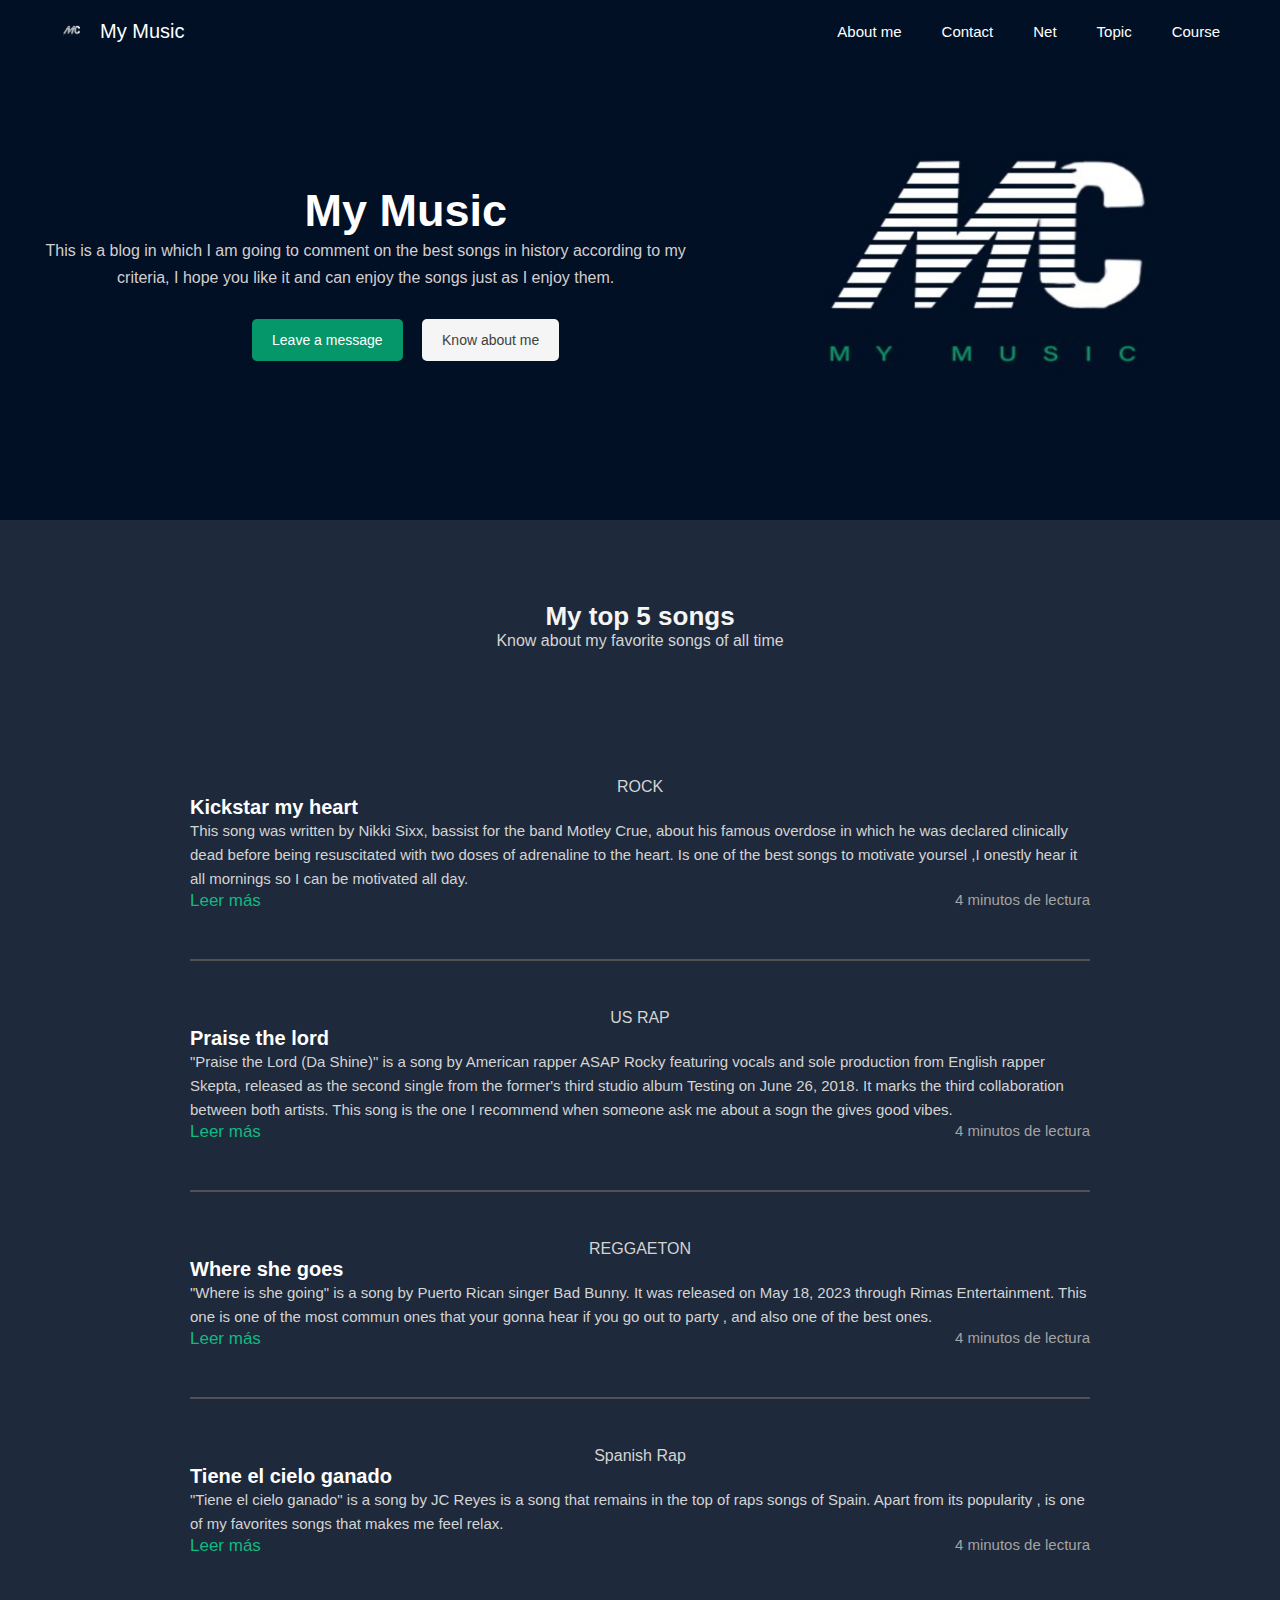
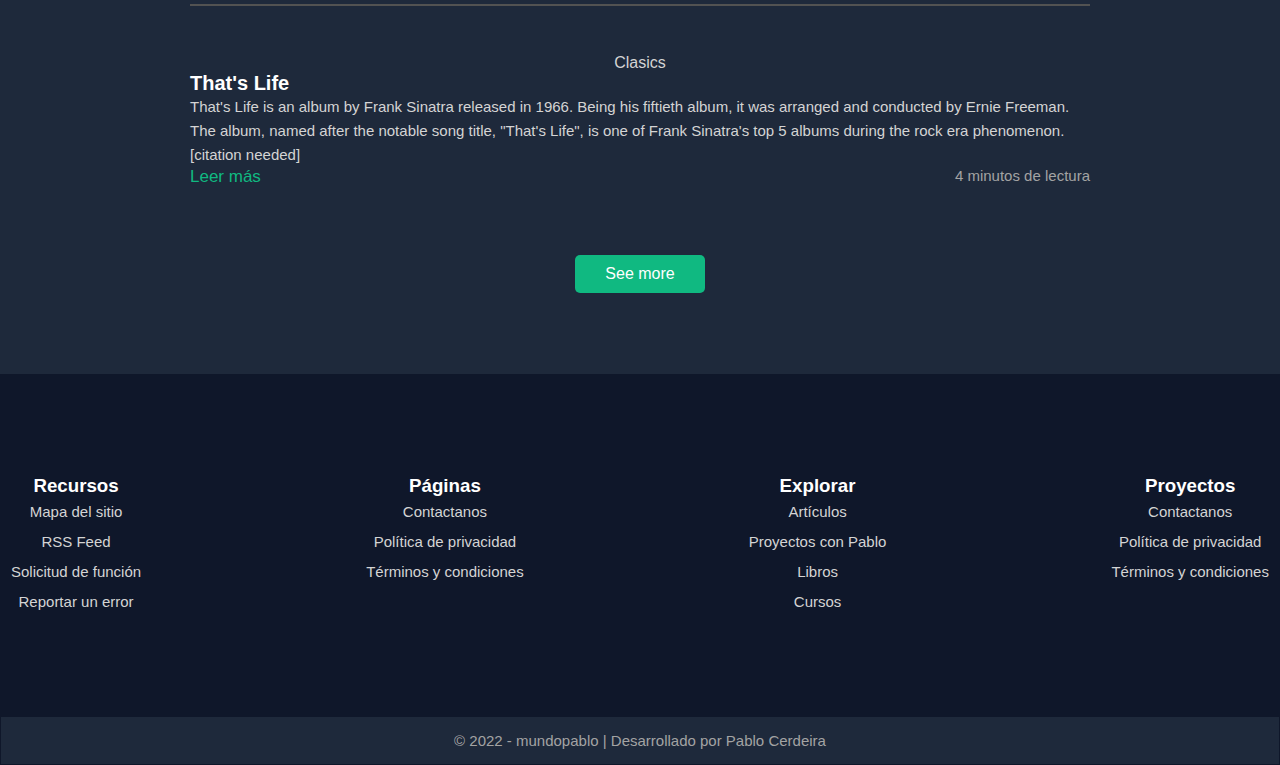
<file: docs/index.html>
<!DOCTYPE html>
<html lang="en">
	<head>
		<meta charset="UTF-8">
		<meta name="viewport" content="width=device-width, initial-scale=1.0">
		<title>My Music</title>
		<link rel="stylesheet" href="css/style.css">
		<link rel="stylesheet" href="https://necolas.github.io/normalize.css/8.0.1/normalize.css">

	</head>
	<body>
		<header>
			<!-- Primera parte del header y menú de navegación-->
			<div class="contenedor menu-nav">
				<div class="logo">
					<img
						src="./images/foto.jpg"
						alt="logo-mundo-django"

					/>
					<a href="/">My Music</a>
				</div>
				<nav class="navegacion">
					<ul>
						<li><a href="public/about.html">About me</a></li>
						<li><a href="public/contact.html">Contact</a></li>
						<li><a href="public/net.html">Net</a></li>
						<li><a href="public/topic.html">Topic</a></li>
						<li><a href="public/course.html">Course</a></li>
					</ul>
				</nav>
			</div>
			<!-- Segunda parte del header-->
			<section class="contenedor-header">
				<div class="contenido-header">
					<h1>My Music</h1>
					<p>
						This is a blog in which I am going to comment on the best songs in
						history according to my criteria, I hope you like it and can enjoy
						the songs just as I enjoy them.
					</p>
					<div class="botones-header">
						<a href="public/contact.html">Leave a message</a>
						<a href="public/about.html">Know about me</a>
					</div>
				</div>
				<div>
					<img src="./images/foto.jpg"
					alt="banner-header"
					/>
				</div>
			</section>
		</header>

		<main>
			<div class="seccion-principal">
				<h2>My top 5 songs</h2>
				<p class="parrafo-titulo">Know about my favorite songs of all time</p>
				<section class="contenedor-articulos">
					<!-- 1 -->
					<div class="articulo">
						<!-- Categoría -->
						<span class="etiqueta">ROCK</span>
						<h2><a href="#">Kickstar my heart</a></h2>
						<p>
							This song was written by Nikki Sixx, bassist for the band Motley Crue,
							about his famous overdose in which he was declared clinically dead before
							being resuscitated with two doses of adrenaline to the heart.
							Is one of the best songs to motivate yoursel ,I onestly hear it all mornings
							so I can be motivated all day.
						</p>
						<div class="mas-informacion">
							<a href="#">Leer más</a>
							<span class="span-lecture">4 minutos de lectura</span>
						</div>
					</div> 
					<!-- 2 -->
					<div class="articulo">
						<!-- Categoría -->
						<span class="etiqueta">US RAP</span>
						<h2><a href="#">Praise the lord</a></h2>
						<p>
							"Praise the Lord (Da Shine)" is a song by American rapper ASAP Rocky
							featuring vocals and sole production from English rapper Skepta, released
							as the second single from the former's third studio album Testing on
							June 26, 2018. It marks the third collaboration between both artists.
							This song is the one I recommend when someone ask me about a sogn the 
							gives good vibes.
						</p>
						<div class="mas-informacion">
							<a href="#">Leer más</a>
							<span class="span-lecture">4 minutos de lectura</span>
						</div>
					</div>
					<!-- 3 -->
					<div class="articulo">
						<!-- Categoría -->
						<span class="etiqueta">REGGAETON</span>
						<h2><a href="#">Where she goes</a></h2>
						<p>
							"Where is she going" is a song by
							Puerto Rican singer Bad Bunny. It was released on May 18, 2023
							through Rimas Entertainment.
							This one is one of the most commun ones that your gonna hear if you
							go out to party , and also one of the best ones.
						</p>
						<div class="mas-informacion">
							<a href="#">Leer más</a>
							<span class="span-lecture">4 minutos de lectura</span>
						</div>
					</div>
					<!-- 4 -->
					<div class="articulo">
						<!-- Categoría -->
						<span class="etiqueta">Spanish Rap</span>
						<h2><a href="#">Tiene el cielo ganado</a></h2>
						<p>
							"Tiene el cielo ganado" is a song by JC Reyes is a song that remains in the top of raps songs of Spain. Apart from its popularity , is one of my favorites songs
							that makes me feel relax.
						</p>
						<div class="mas-informacion">
							<a href="#">Leer más</a>
							<span class="span-lecture">4 minutos de lectura</span>
						</div>
					</div>
					<!-- 5 -->
					<div class="articulo">
						<!-- Categoría -->
						<span class="etiqueta">Clasics</span>
						<h2><a href="#">That's Life</a></h2>
						<p>
							That's Life is an album by Frank Sinatra released in 1966. Being his fiftieth album, it was arranged and conducted by Ernie Freeman. The album, named after the notable song title, "That's Life", is one of Frank Sinatra's top 5 albums during the rock era phenomenon.[citation needed]
						</p>
						<div class="mas-informacion">
							<a href="#">Leer más</a>
							<span class="span-lecture">4 minutos de lectura</span>
						</div>
					</div>
					<!-- Boton ver todos -->
					<div class="contenedor-btn">
						<a href="public/out_content/more.html" class="btn-ver-todos">See more</a>
					</div>
				</section>
			</div>
		</main>
		
		<footer>
			<div class="contenedor-footer">
				<div class="fuentes-footer">
					<h3>Recursos</h3>
					<ul>
						<li><a href="#">Mapa del sitio</a></li>
						<li><a href="#">RSS Feed</a></li>
						<li><a href="#">Solicitud de función</a></li>
						<li><a href="#">Reportar un error</a></li>
					</ul>
				</div>
				<div class="paginas-footer">
					<h3>Páginas</h3>
					<ul>
						<li><a href="#">Contactanos</a></li>
						<li><a href="#">Política de privacidad</a></li>
						<li><a href="#">Términos y condiciones</a></li>
					</ul>
				</div>
				<div class="explorar-footer">
					<h3>Explorar</h3>
					<ul>
						<li><a href="#">Artículos</a></li>
						<li><a href="#">Proyectos con Pablo</a></li>
						<li><a href="#">Libros</a></li>
						<li><a href="#">Cursos</a></li>
					</ul>
				</div>
				<div class="proyectos-footer">
					<h3>Proyectos</h3>
					<ul>	
						<li><a href="#">Contactanos</a></li>
						<li><a href="#">Política de privacidad</a></li>
						<li><a href="#">Términos y condiciones</a></li>
					</ul>
				</div>
			</div>
			<div class="contenedor-footer2">
				<div class="footer-final">
					<p>&copy; 2022 - mundopablo | Desarrollado por Pablo Cerdeira</p>
				</div>
			</div>
		</footer>

	</body>
</html>
</file>
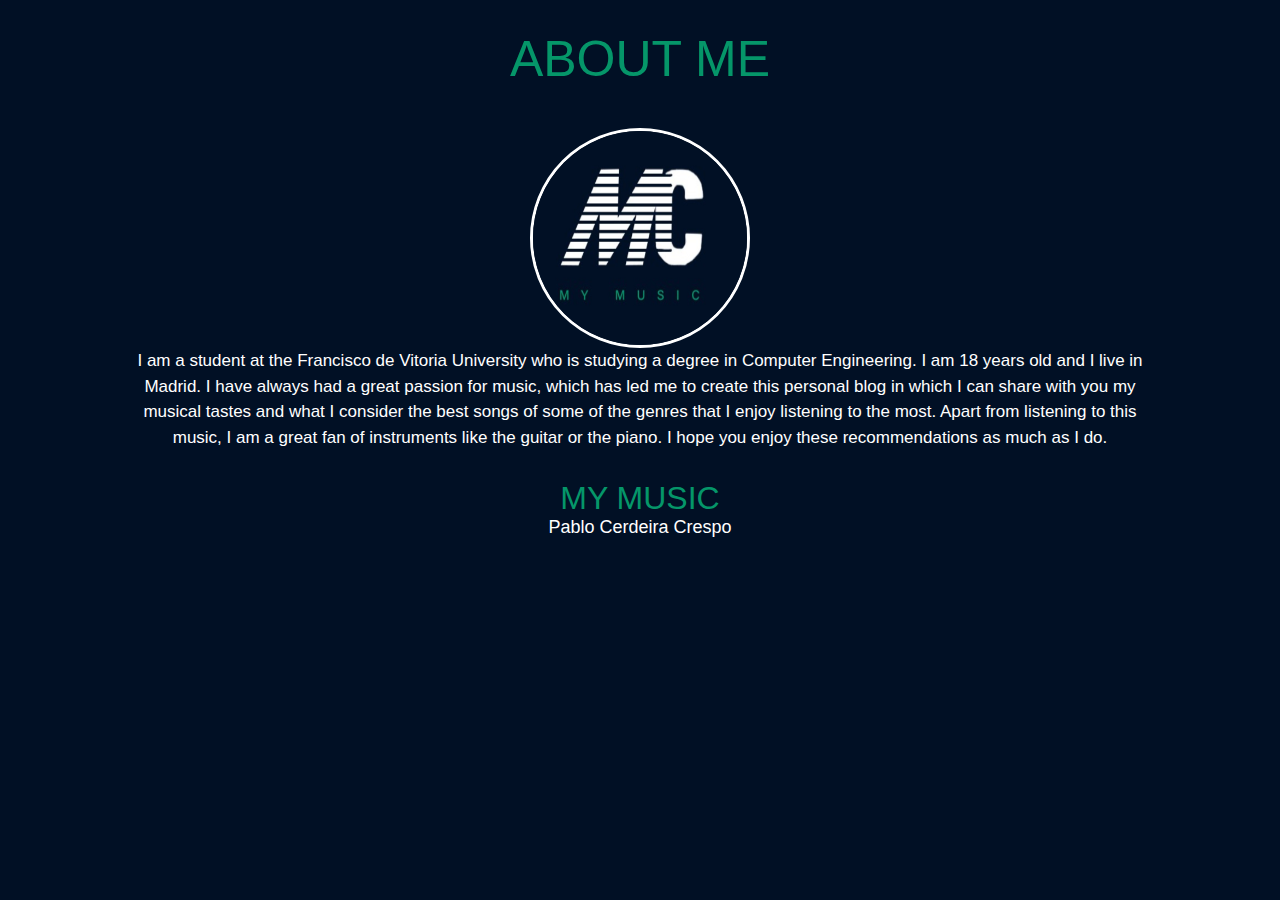
<file: docs/public/about.html>
<!DOCTYPE html>
<html lang="en">
<head>
	<meta charset="UTF-8">
	<meta name="viewport" content="width=device-width, initial-scale=1.0">
	<title>About Me</title>
	<link rel="stylesheet" href="../css/about.css">
  <title>About Me</title>
</head>
<body>
  <div class="section">
    <div class="hero">
      <article>
        <h1>About Me</h1>
        <img src="../images/foto.jpg">
        <content>
          I am a student at the Francisco de Vitoria University who is studying a degree in Computer Engineering. I am 18 years old and I live in Madrid.
          I have always had a great passion for music, which has led me to create this personal blog in which I can share with you my musical tastes and what I consider the best songs of some of the genres that I enjoy listening to the most.
          Apart from listening to this music, I am a great fan of instruments like the guitar or the piano. I hope you enjoy these recommendations as much as I do.
        </content> 
        <h5>My Music</h5>
        <p>Pablo Cerdeira Crespo</p>
      </article>

    </div>
    
  </div>
</body>
</html>
</file>
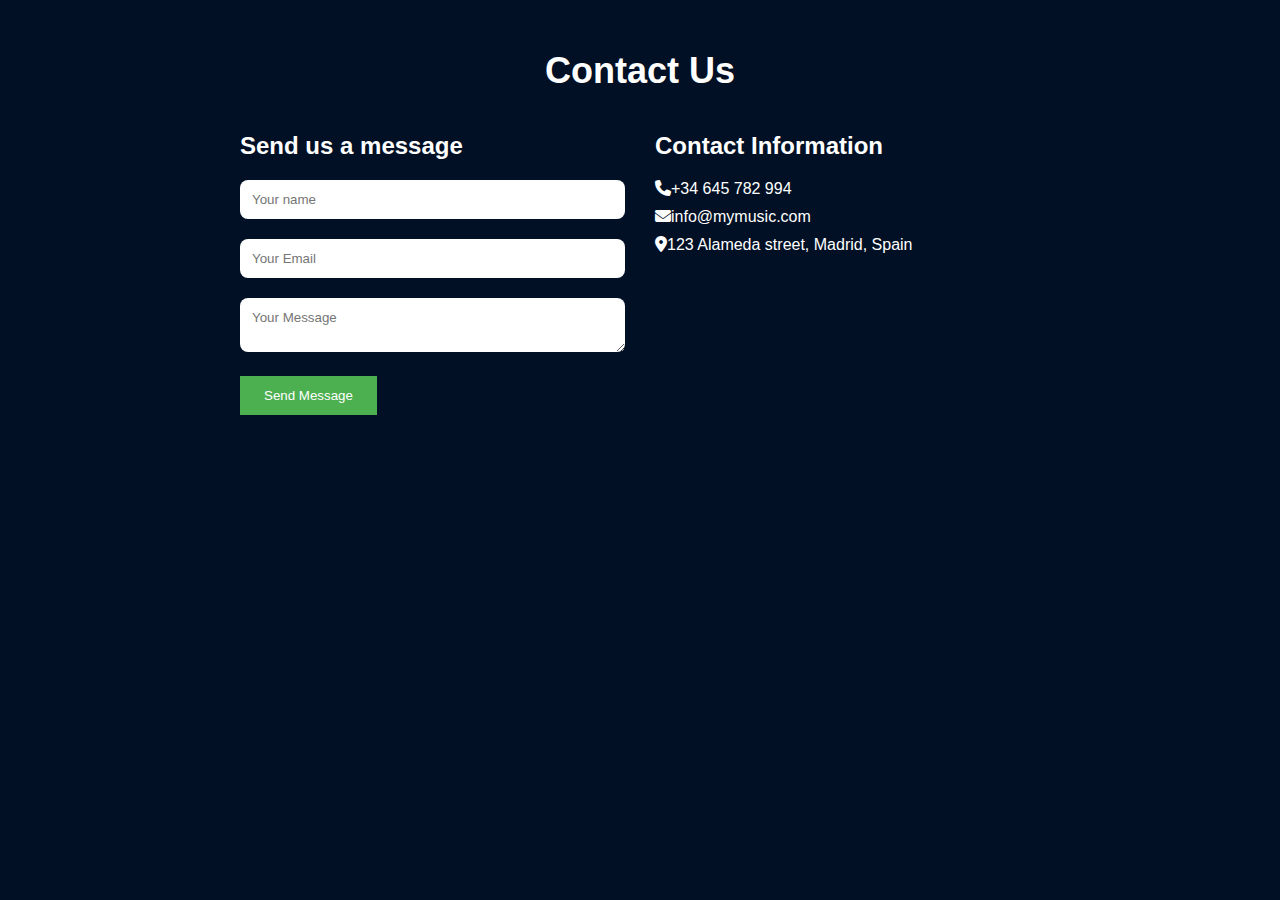
<file: docs/public/contact.html>
<!DOCTYPE html>

<html lang="en">

<head>

  <meta charset="UTF-8" />
  <meta http-equiv="X-UA-Compatible" content="IE=edge" />
  <meta name="viewport" content="width=device-width, initial-scale=1.0" />
  <link rel="stylesheet" type="text/css" href="https://cdnjs.cloudflare.com/ajax/libs/font-awesome/6.5.1/css/all.min.css">
  <link rel="stylesheet" href="../css/contact.css">


  <title>Contact Me</title>

</head>
<body>

  <section class="contact">
    <div class="container">
      <h2>Contact Us</h2>
      <div class="contact-wrapper">
        <div class="contact-form">
          <h3>Send us a message</h3>
          <form>
            <div class="form-group">
              <input type="text" name="name" placeholder="Your name">
            </div>
            <div class="form-group">
              <input type="email" name="email" placeholder="Your Email">
            </div>
            <div class="form-group">
              <textarea name="message" placeholder="Your Message"></textarea>
            </div>
            <button type="submit">Send Message</button>
          </form>
        </div>
        <div class="contact-info">
          <h3>Contact Information</h3>
          <p><i class="fas fa-phone"></i>+34 645 782 994</p>
          <p><i class="fas fa-envelope"></i>info@mymusic.com</p>
          <p><i class="fas fa-map-marker-alt"></i>123 Alameda street, Madrid, Spain</p>
        </div>
      </div>
    </div>
  </section>  

</body>
</html>
</file>
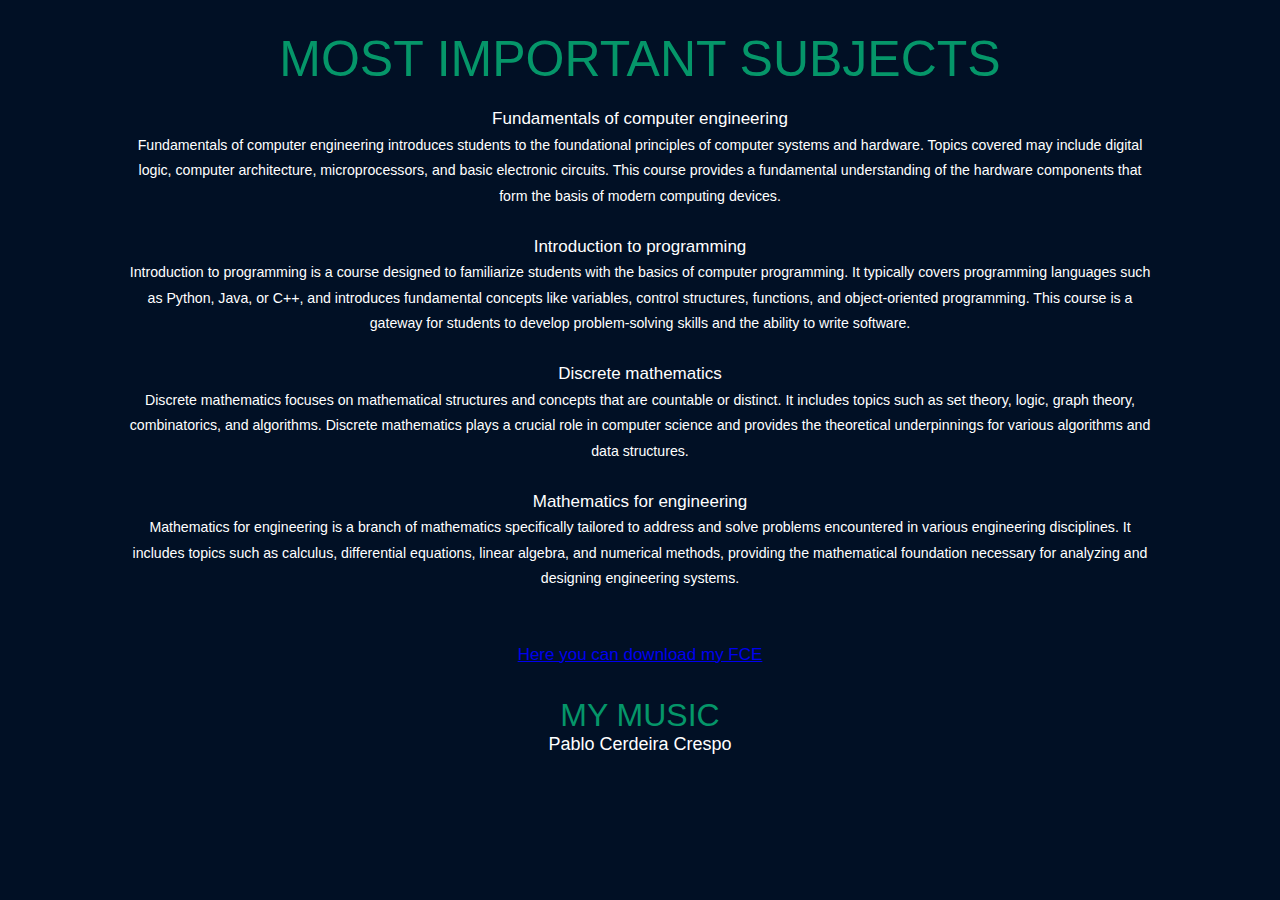
<file: docs/public/course.html>
<!DOCTYPE html>

<html lang="en">

<head>

  <meta charset="UTF-8" />

  <meta http-equiv="X-UA-Compatible" content="IE=edge" />

  <meta name="viewport" content="width=device-width, initial-scale=1.0" />
	<link rel="stylesheet" href="../css/course.css">  <title>Course</title>
</head>
<body>
  <div class="section">
    <div class="hero">
      <article>
        <h1>Most Important Subjects</h1>
        <br>
        <content>
          Fundamentals of computer engineering
          <br>
          <small>Fundamentals of computer engineering introduces students to the foundational principles of computer systems and hardware. Topics covered may include digital logic, computer architecture, microprocessors, and basic electronic circuits. This course provides a fundamental understanding of the hardware components that form the basis of modern computing devices.</small>
          <br>
          <br>
          Introduction to programming
          <br>
          <small>Introduction to programming is a course designed to familiarize students with the basics of computer programming. It typically covers programming languages such as Python, Java, or C++, and introduces fundamental concepts like variables, control structures, functions, and object-oriented programming. This course is a gateway for students to develop problem-solving skills and the ability to write software.</small>
          <br>
          <br>
          Discrete mathematics
          <br>
          <small>Discrete mathematics focuses on mathematical structures and concepts that are countable or distinct. It includes topics such as set theory, logic, graph theory, combinatorics, and algorithms. Discrete mathematics plays a crucial role in computer science and provides the theoretical underpinnings for various algorithms and data structures.</small>

          <br>
          <br>
          Mathematics for engineering
          <br>
          <small>Mathematics for engineering is a branch of mathematics specifically tailored to address and solve problems encountered in various engineering disciplines. It includes topics such as calculus, differential equations, linear algebra, and numerical methods, providing the mathematical foundation necessary for analyzing and designing engineering systems.
          </small>

          <br>
          <br>
          <br>
          <a href="../images/Curriculum.pdf" download="FCE.pdf">Here you can download my FCE</a>
        </content>
        <h5>My Music</h5>
        <p>Pablo Cerdeira Crespo</p>
      </article>

    </div>
    
  </div>

</body>

</html>
</file>
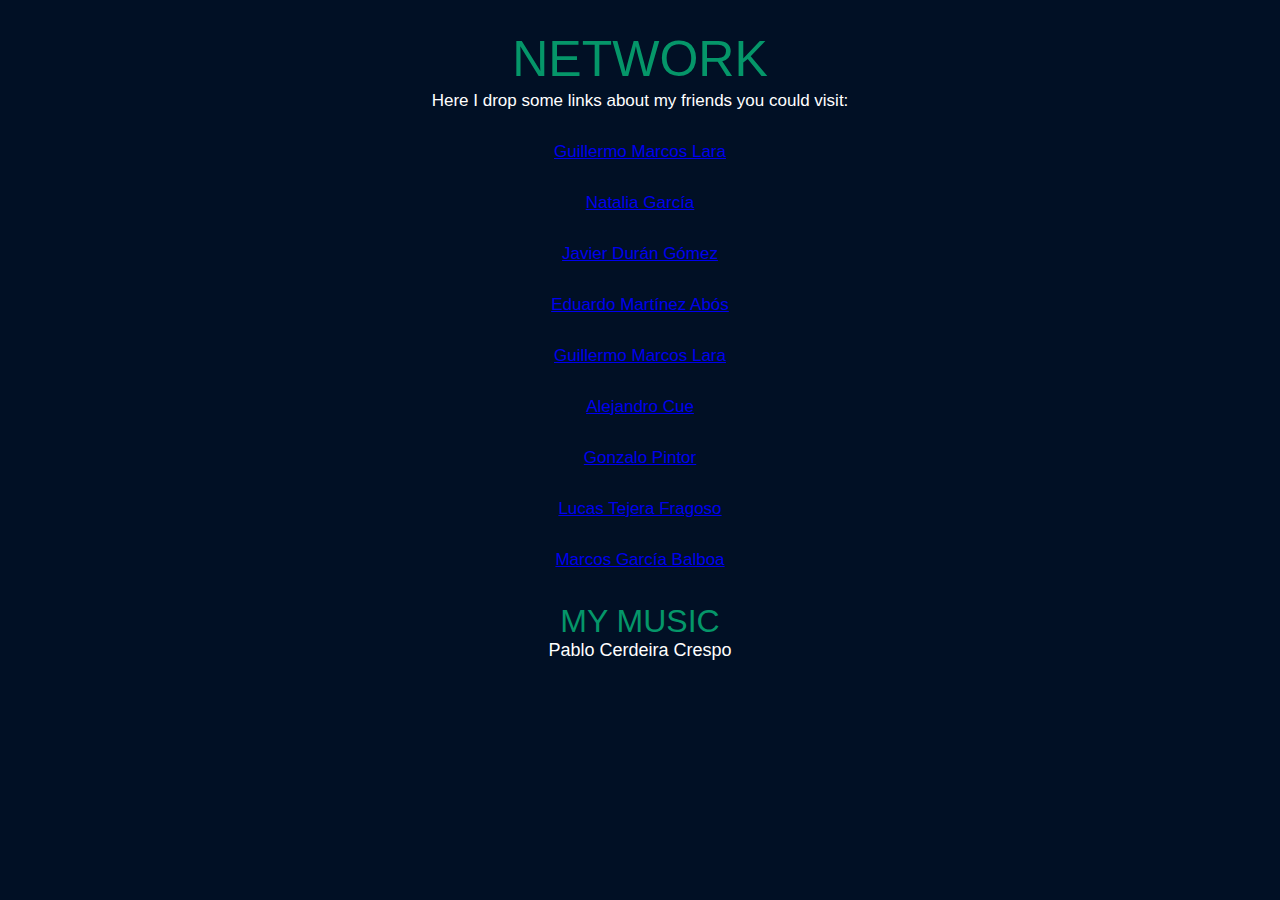
<file: docs/public/net.html>
<!DOCTYPE html>

<html lang="en">

<head>

  <meta charset="UTF-8" />

  <meta http-equiv="X-UA-Compatible" content="IE=edge" />

  <meta name="viewport" content="width=device-width, initial-scale=1.0" />
	<link rel="stylesheet" href="../css/net.css">

  <title>Net</title>

</head>

<body>

  <div class="section">
    <div class="hero">
      <article>
        <h1>Network</h1>
        <content>
          Here I drop some links about my friends you could visit:
          <br>
          <br>
          <a href="https://wmarcos15.github.io/PWII_Guillermo_Marcos/" download="link.html">Guillermo Marcos Lara</a>
          <br>
          <br>
          <a href="https://nataliagm05.github.io/Practical-Work-II/" download="link.html">Natalia García</a>
          <br>
          <br>
          <a href="https://javierdurangomez.github.io/practicalworkufv/" download="link.html">Javier Durán Gómez</a>
          <br>
          <br>
          <a href="https://eduardixon.github.io/web-eduardo-martinez/" download="link.html">Eduardo Martínez Abós</a>
          <br>
          <br>
          <a href="https://wmarcos15.github.io/PWII_Guillermo_Marcos/" download="link.html">Guillermo Marcos Lara</a>
          <br>
          <br>
          <a href="https://alexcue444.github.io/miprimerapaginaweb.github.io/" download="link.html">Alejandro Cue</a>
          <br>
          <br>
          <a href="https://gonzalopintor.github.io/entrepreneurmindset/" download="link.html">Gonzalo Pintor</a>
          <br>
          <br>
          <a href="https://luuukkasss.github.io/PracticalWork2/" download="link.html">Lucas Tejera Fragoso</a>
          <br>
          <br>
          <a href="https://marcosgb-01.github.io/FCEWebsite.github.io/index.html" download="link.html">Marcos García Balboa</a>

        </content> 
        <h5>My Music</h5>
        <p>Pablo Cerdeira Crespo</p>
      </article>

    </div>
    
  </div>

</body>

</html>
</file>
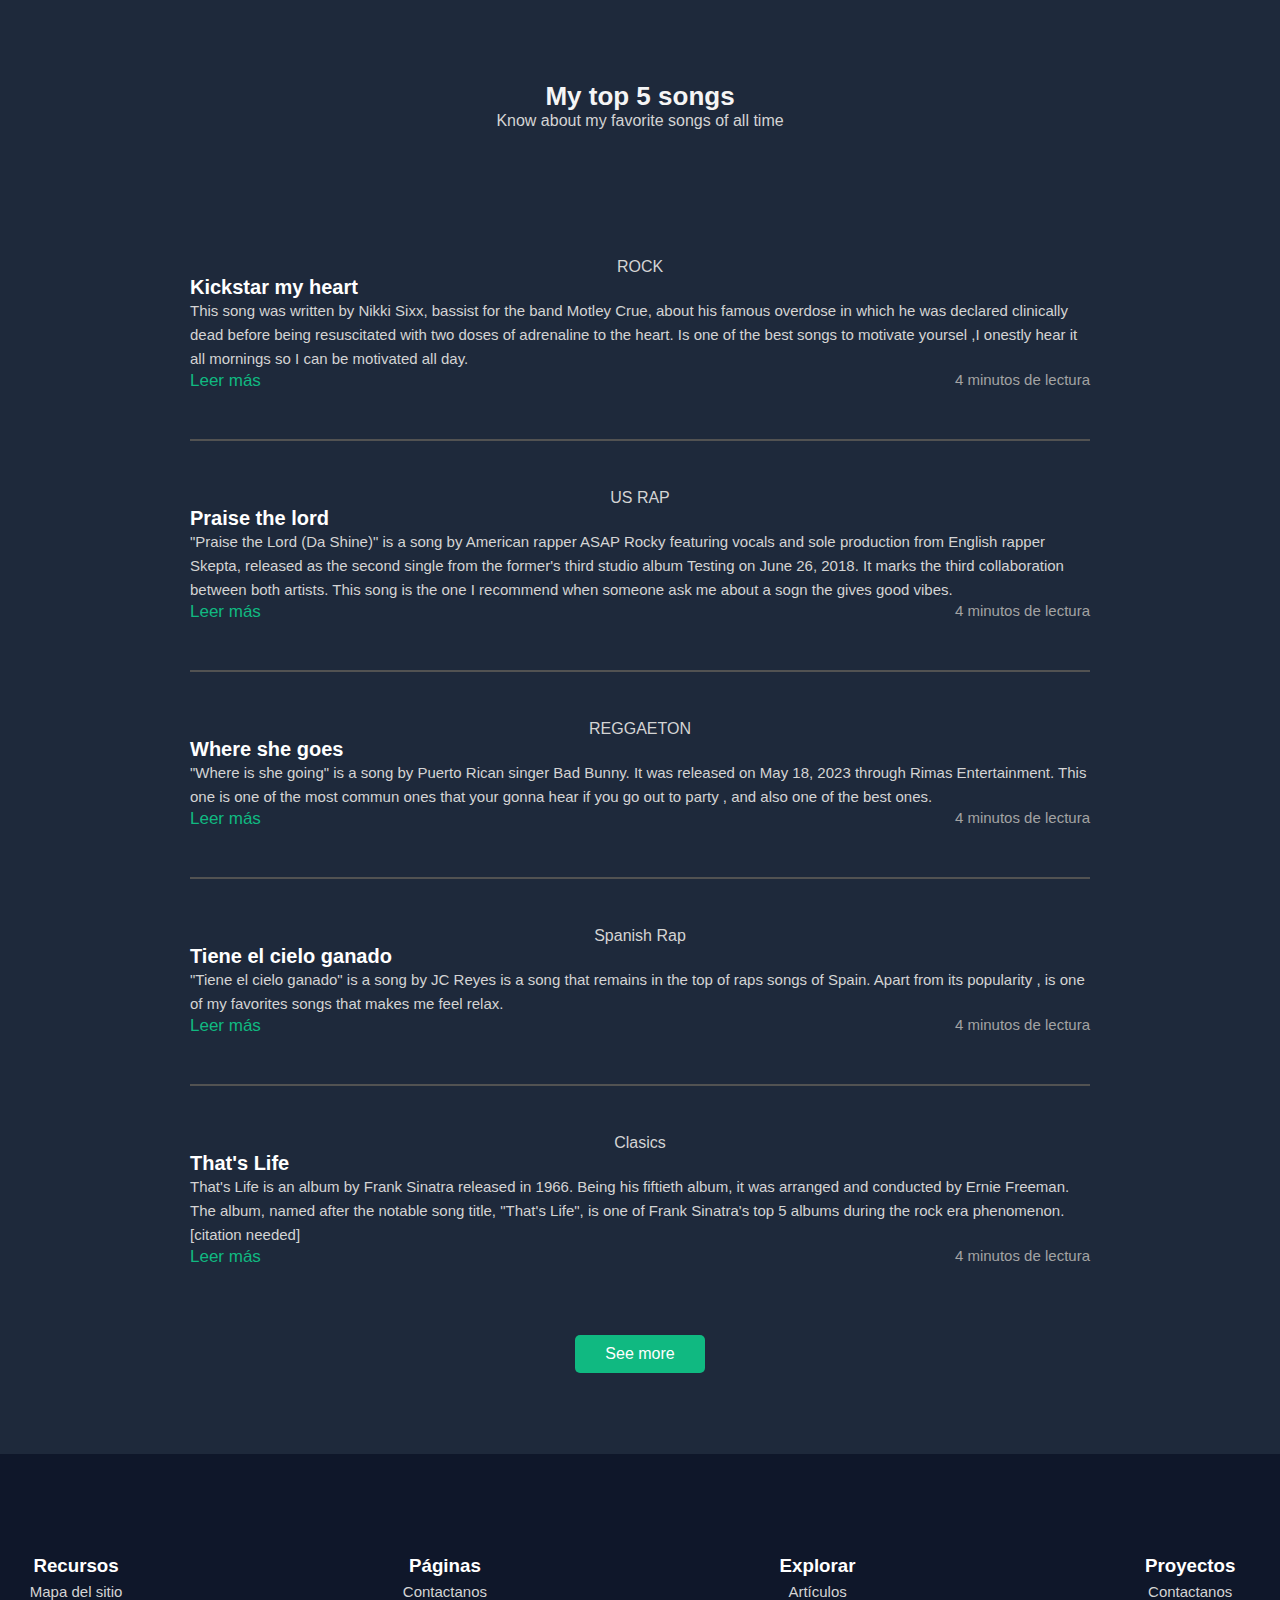
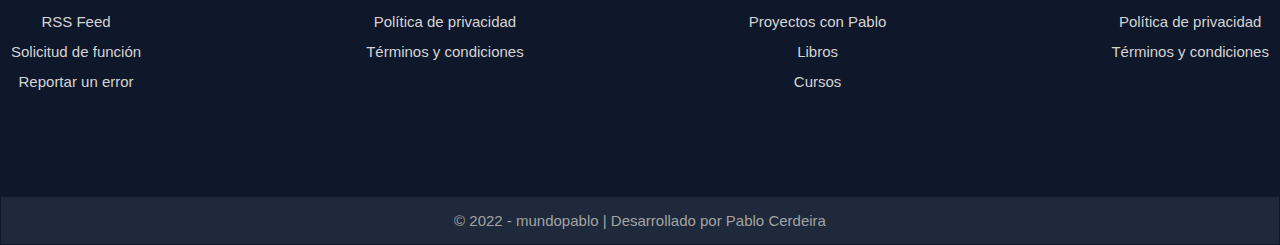
<file: docs/public/topic.html>
<!DOCTYPE html>
<html lang="en">
	<head>
		<meta charset="UTF-8">
		<meta name="viewport" content="width=device-width, initial-scale=1.0">
		<title>My Music</title>
		<link rel="stylesheet" href="../css/topic.css">
	</head>
	<body>
		<header>

		</header>

		<main>
			<div class="seccion-principal">
				<h2>My top 5 songs</h2>
				<p class="parrafo-titulo">Know about my favorite songs of all time</p>
				<section class="contenedor-articulos">
					<!-- 1 -->
					<div class="articulo">
						<!-- Categoría -->
						<span class="etiqueta">ROCK</span>
						<h2><a href="#">Kickstar my heart</a></h2>
						<p>
							This song was written by Nikki Sixx, bassist for the band Motley Crue,
							about his famous overdose in which he was declared clinically dead before
							being resuscitated with two doses of adrenaline to the heart.
							Is one of the best songs to motivate yoursel ,I onestly hear it all mornings
							so I can be motivated all day.
						</p>
						<div class="mas-informacion">
							<a href="#">Leer más</a>
							<span class="span-lecture">4 minutos de lectura</span>
						</div>
					</div> 
					<!-- 2 -->
					<div class="articulo">
						<!-- Categoría -->
						<span class="etiqueta">US RAP</span>
						<h2><a href="#">Praise the lord</a></h2>
						<p>
							"Praise the Lord (Da Shine)" is a song by American rapper ASAP Rocky
							featuring vocals and sole production from English rapper Skepta, released
							as the second single from the former's third studio album Testing on
							June 26, 2018. It marks the third collaboration between both artists.
							This song is the one I recommend when someone ask me about a sogn the 
							gives good vibes.
						</p>
						<div class="mas-informacion">
							<a href="#">Leer más</a>
							<span class="span-lecture">4 minutos de lectura</span>
						</div>
					</div>
					<!-- 3 -->
					<div class="articulo">
						<!-- Categoría -->
						<span class="etiqueta">REGGAETON</span>
						<h2><a href="#">Where she goes</a></h2>
						<p>
							"Where is she going" is a song by
							Puerto Rican singer Bad Bunny. It was released on May 18, 2023
							through Rimas Entertainment.
							This one is one of the most commun ones that your gonna hear if you
							go out to party , and also one of the best ones.
						</p>
						<div class="mas-informacion">
							<a href="#">Leer más</a>
							<span class="span-lecture">4 minutos de lectura</span>
						</div>
					</div>
					<!-- 4 -->
					<div class="articulo">
						<!-- Categoría -->
						<span class="etiqueta">Spanish Rap</span>
						<h2><a href="#">Tiene el cielo ganado</a></h2>
						<p>
							"Tiene el cielo ganado" is a song by JC Reyes is a song that remains in the top of raps songs of Spain. Apart from its popularity , is one of my favorites songs
							that makes me feel relax.
						</p>
						<div class="mas-informacion">
							<a href="#">Leer más</a>
							<span class="span-lecture">4 minutos de lectura</span>
						</div>
					</div>
					<!-- 5 -->
					<div class="articulo">
						<!-- Categoría -->
						<span class="etiqueta">Clasics</span>
						<h2><a href="#">That's Life</a></h2>
						<p>
							That's Life is an album by Frank Sinatra released in 1966. Being his fiftieth album, it was arranged and conducted by Ernie Freeman. The album, named after the notable song title, "That's Life", is one of Frank Sinatra's top 5 albums during the rock era phenomenon.[citation needed]
						</p>
						<div class="mas-informacion">
							<a href="#">Leer más</a>
							<span class="span-lecture">4 minutos de lectura</span>
						</div>
					</div>
					<!-- Boton ver todos -->
					<div class="contenedor-btn">
						<a href="public/out_content/more.html" class="btn-ver-todos">See more</a>
					</div>
				</section>
			</div>
		</main>
		
		<footer>
			<div class="contenedor-footer">
				<div class="fuentes-footer">
					<h3>Recursos</h3>
					<ul>
						<li><a href="#">Mapa del sitio</a></li>
						<li><a href="#">RSS Feed</a></li>
						<li><a href="#">Solicitud de función</a></li>
						<li><a href="#">Reportar un error</a></li>
					</ul>
				</div>
				<div class="paginas-footer">
					<h3>Páginas</h3>
					<ul>
						<li><a href="#">Contactanos</a></li>
						<li><a href="#">Política de privacidad</a></li>
						<li><a href="#">Términos y condiciones</a></li>
					</ul>
				</div>
				<div class="explorar-footer">
					<h3>Explorar</h3>
					<ul>
						<li><a href="#">Artículos</a></li>
						<li><a href="#">Proyectos con Pablo</a></li>
						<li><a href="#">Libros</a></li>
						<li><a href="#">Cursos</a></li>
					</ul>
				</div>
				<div class="proyectos-footer">
					<h3>Proyectos</h3>
					<ul>	
						<li><a href="#">Contactanos</a></li>
						<li><a href="#">Política de privacidad</a></li>
						<li><a href="#">Términos y condiciones</a></li>
					</ul>
				</div>
			</div>
			<div class="contenedor-footer2">
				<div class="footer-final">
					<p>&copy; 2022 - mundopablo | Desarrollado por Pablo Cerdeira</p>
				</div>
			</div>
		</footer>

	</body>
</html>
</file>
<file: docs/css/style.css>
*{
	box-sizing: border-box;
}

html{
	font-size: 62.5%;
}

body{
	font-family: 'Poppins';
	font-size: 1.6rem;
}

img{
	max-width: 100%;
}

.contenedor{
	max-width: 120rem;
	margin: 0 auto;
}

/* Header */
header{
	background-color:  #011025;
	color: #fff;
}

.logo a{
	text-decoration: none;
	color: #fff;
	font-size: 2rem;
	font-weight: 500;
}

.logo{
	display: flex;
	gap: 1.5rem;
	align-items: center;
}

.logo{
	display: flex;
	gap: 1.5rem;
	align-items: center;
}

.logo img{
	width: 2.5rem;
}

.menu-nav{
	display: flex;
	justify-content: space-between;
	align-items: center;
	padding: 2rem;
}

.navegacion a{
	text-decoration: none;
	color: #fff;
	font-size: 1.5rem;
	font-weight: 300;
}

.navegacion ul{
	display: flex;
	gap: 4rem;
}

.navegacion li{
	list-style: none;
}

/* Segunda parte del header */

.contenedor-header{
	display: flex;
	max-width: 140rem;
	margin: 0 auto;
	align-items: center;
	padding: 4rem;
	padding-bottom: 9rem;
}

.contenedor-header h1{
	font-weight: 800;
	font-size: 4.5rem;
}

.contenedor-header p{
	padding-right: 8rem;
	color: #d4cecf;
	line-height: 1.7;
}

.botones-header{
	margin-top: 4rem;
}

.botones-header a:first-child{
	background-color: #059669;
	color: #fff;
	padding: 1.3rem 2rem;
	font-size: 1.4rem;
	border-radius: .5rem;
	margin-right: 1.5rem;
	text-decoration: none;
}

.botones-header a:last-child{
	background-color: #f5f5f5;
	color: #404040;
	padding: 1.3rem 2rem;
	font-size: 1.4rem;
	border-radius: .5rem;
	text-decoration: none;
}

.contenedor-header img{
	width: 100%;
}

/* Main */

main{
	border: 1px solid transparent;
	background-color: #1e293b;
	color: #d4d4d4;
}

.seccion-principal{
	margin: 0 auto;
	max-width: 90rem;
	padding: 8rem 0;
}

.seccion-principal h2,
.seccion-principal p{
	text-align: center;
}

.seccion-principal > h2{
	font-weight: 700;
	font-size: 2.6rem;
	
	color: #f5f5f5;
}

.parrafo-titulo{
	margin-bottom: 8rem;
}

.contenedor-articulso{
	display: flex;
	flex-direction: column;
}

.articulo{
	border-bottom: 2px solid #525252;
	padding: 4.8rem 0;
}

.articulo:nth-child(5){
	border-bottom: none;
	margin-bottom: 2rem;
}

/* Categorías */

.etiquete{
	background-color: #334155;
	color: #d4d4d4;
	padding: .5rem 1rem;
	font-size: 1.3rem;
	border-radius: .5rem;
}

.span-lecture{
	color: #a3a3a3;
	font-size: 1.5rem;
}

/* Contenido del artículo */

.articulo h2{
	text-align: left;
	font-weight: 700;
	font-size: 2rem;
}

.articulo h2 a{
	color: #fff;
	font-weight: 700;
	font-size: 2rem;
}

.articulo p{
	text-align: left;
	line-height: 1.6;
	font-size: 1.5rem;
}

.mas-informacion{
	display: flex;
	justify-content: space-between;
}

.articulo a{
	text-decoration: none;
	color: #10b981;
	font-size: 1.7rem;
	font-weight: 500;
}

/* Boton de ver todos */

.contenedor-btn{
	display: flex;
	justify-content: center;
}

.btn-ver-todos{
	text-decoration: none;
	color: #fff;
	background-color: #10b981;
	padding: 1rem 3rem;
	border-radius: .5rem;
}

.btn-ver-todos:hover{
	background-color: #10b98190;
}

/* Footer */

footer{
	background-color: #0f172a;
	border: 1px solid transparent;
}

.contenedor-footer{
	color: #fff;
	max-width: 130rem;
	margin: 0 auto;
	display: flex;
	padding: 10rem 1rem;
	justify-content: space-between;
}

.contenedor-footer ul{
	padding: 0;
}

.contenedor-footer li{
	list-style: none;
}

.contenedor-footer a{
	text-decoration: none;
	color: #d4d4d4;
	line-height: 2;
	font-size: 2rem;
	font-size: 1.5rem;
}

.contenedor-footer a:hover{
	color: #fff;
}

.contenedor-footer2{
	background-color: #1e293b;
	color: #a3a3a3;
	padding: 1.5rem 0 ;
}

.footer-final{
	max-width: 120rem;
	margin: 0 auto;
	text-align: center;
	font-size: 1.5rem;
}

/* ABOUT ME */

*{
    margin: 0px;
    padding: 0px;
    box-sizing: border-box;
    font-family: 'Poppings', sans-serif;
    text-align: center;
}

.section{
    min-height: 100vh;
}

.hero{
    width: 80%;
    margin:auto;
    padding: 30px 0px;
}

article h1{
    font-size: 50px;
    font-weight: 500;
    text-transform: uppercase;
    color: #fcba03;
}

img{
    margin: auto;
    display: block;
}
</file>
<file: docs/css/about.css>
*{
    margin: 0px;
    padding: 0px;
    box-sizing: border-box;
    font-family: 'Poppings', sans-serif;
    text-align: center;
}

.section{
    min-height: 100vh;
    background-color: #011025;
}

.hero{
    width: 80%;
    margin:auto;
    padding: 30px 0px;
}

article h1{
    font-size: 50px;
    font-weight: 500;
    text-transform: uppercase;
    color: #059669;
}

img{
    margin: auto;
    display: block;
    margin-top: 40px;
    height: 220px;
    width: 220px;
    border-radius: 50%;
    border: 3px solid #fff;
}

content{
    font-size: 17px;
    color: #fff;
    line-height: 1.5;
}

article h5{
    text-transform: uppercase;
    font-size: 32px;
    font-weight: 500;
    margin-top: 30px;
    color: #059669;
}

article p{
    font-size: 18px;
    color: #fff;
}
</file>
<file: docs/css/contact.css>
*{
    margin: 0px;
    padding: 0px;
    box-sizing: border-box;
    font-family: sans-serif;
}

.contact{
    min-height: 100vh;
    background-color: #011025;/*#e8f0fe;*/
    padding: 50px;
    text-align: center;
}

.container{
    max-width: 800px;
    margin:0 auto;
}

.container h2{
    font-size: 36px;
    margin-bottom: 40px;
    color: #fff;
}

.contact-wrapper{
    display: grid;
    grid-template-columns: repeat(2, 1fr);
    grid-gap: 30px;
}

.contact-form{
    text-align: left;
}

.contact-form h3{
    font-size: 24px;
    margin-bottom: 20px;
    color: #fff;
}

.form-group{
    margin-bottom: 20px;
}

input, textarea{
    width: 100%;
    padding: 12px;
    border-radius: 8px;
    border: none;
    background-color: #fff;
    color: #011025 ;
}

input:focus,
textarea:focus{
    outline: none;
    box-shadow: 0 0 8px #bbb;
}

button{
    display: inline-block;
    padding: 12px 24px;
    background-color: #4caf50;
    color: #fff;
    border:none;
    cursor: pointer;
    transition: 0.3s ease;
}

button:hover{
    background-color: #45a049;
}

.contact-info{
    text-align: left;
}

.contact-info h3{
    font-size: 24px;
    margin-bottom: 20px;
    color: #fff;
}

.contact-info p{
    margin-bottom: 10px;
    color: #fff;
}
</file>
<file: docs/css/course.css>
*{
    margin: 0px;
    padding: 0px;
    box-sizing: border-box;
    font-family: 'Poppings', sans-serif;
    text-align: center;
}

.section{
    min-height: 100vh;
    background-color: #011025;
}

.hero{
    width: 80%;
    margin:auto;
    padding: 30px 0px;
}

article h1{
    font-size: 50px;
    font-weight: 500;
    text-transform: uppercase;
    color: #059669;
}

img{
    margin: auto;
    display: block;
    margin-top: 40px;
    height: 220px;
    width: 220px;
    border-radius: 50%;
    border: 3px solid #fff;
}

content{
    font-size: 17px;
    color: #fff;
    line-height: 1.5;
}

article h5{
    text-transform: uppercase;
    font-size: 32px;
    font-weight: 500;
    margin-top: 30px;
    color: #059669;
}

article p{
    font-size: 18px;
    color: #fff;
}
</file>
<file: docs/css/net.css>
*{
    margin: 0px;
    padding: 0px;
    box-sizing: border-box;
    font-family: 'Poppings', sans-serif;
    text-align: center;
}

.section{
    min-height: 100vh;
    background-color: #011025;
}

.hero{
    width: 80%;
    margin:auto;
    padding: 30px 0px;
}

article h1{
    font-size: 50px;
    font-weight: 500;
    text-transform: uppercase;
    color: #059669;
}

img{
    margin: auto;
    display: block;
    margin-top: 40px;
    height: 220px;
    width: 220px;
    border-radius: 50%;
    border: 3px solid #fff;
}

content{
    font-size: 17px;
    color: #fff;
    line-height: 1.5;
}

article h5{
    text-transform: uppercase;
    font-size: 32px;
    font-weight: 500;
    margin-top: 30px;
    color: #059669;
}

article p{
    font-size: 18px;
    color: #fff;
}
</file>
<file: docs/css/topic.css>
*{
	box-sizing: border-box;
}

html{
	font-size: 62.5%;
}

body{
	font-family: 'Poppins';
	font-size: 1.6rem;
}

img{
	max-width: 100%;
}

.contenedor{
	max-width: 120rem;
	margin: 0 auto;
}

/* Header */
header{
	background-color:  #011025;
	color: #fff;
}

.logo a{
	text-decoration: none;
	color: #fff;
	font-size: 2rem;
	font-weight: 500;
}

.logo{
	display: flex;
	gap: 1.5rem;
	align-items: center;
}

.logo{
	display: flex;
	gap: 1.5rem;
	align-items: center;
}

.logo img{
	width: 2.5rem;
}

.menu-nav{
	display: flex;
	justify-content: space-between;
	align-items: center;
	padding: 2rem;
}

.navegacion a{
	text-decoration: none;
	color: #fff;
	font-size: 1.5rem;
	font-weight: 300;
}

.navegacion ul{
	display: flex;
	gap: 4rem;
}

.navegacion li{
	list-style: none;
}

/* Segunda parte del header */

.contenedor-header{
	display: flex;
	max-width: 140rem;
	margin: 0 auto;
	align-items: center;
	padding: 4rem;
	padding-bottom: 9rem;
}

.contenedor-header h1{
	font-weight: 800;
	font-size: 4.5rem;
}

.contenedor-header p{
	padding-right: 8rem;
	color: #d4cecf;
	line-height: 1.7;
}

.botones-header{
	margin-top: 4rem;
}

.botones-header a:first-child{
	background-color: #059669;
	color: #fff;
	padding: 1.3rem 2rem;
	font-size: 1.4rem;
	border-radius: .5rem;
	margin-right: 1.5rem;
	text-decoration: none;
}

.botones-header a:last-child{
	background-color: #f5f5f5;
	color: #404040;
	padding: 1.3rem 2rem;
	font-size: 1.4rem;
	border-radius: .5rem;
	text-decoration: none;
}

.contenedor-header img{
	width: 100%;
}

/* Main */

main{
	border: 1px solid transparent;
	background-color: #1e293b;
	color: #d4d4d4;
}

.seccion-principal{
	margin: 0 auto;
	max-width: 90rem;
	padding: 8rem 0;
}

.seccion-principal h2,
.seccion-principal p{
	text-align: center;
}

.seccion-principal > h2{
	font-weight: 700;
	font-size: 2.6rem;
	
	color: #f5f5f5;
}

.parrafo-titulo{
	margin-bottom: 8rem;
}

.contenedor-articulso{
	display: flex;
	flex-direction: column;
}

.articulo{
	border-bottom: 2px solid #525252;
	padding: 4.8rem 0;
}

.articulo:nth-child(5){
	border-bottom: none;
	margin-bottom: 2rem;
}

/* Categorías */

.etiquete{
	background-color: #334155;
	color: #d4d4d4;
	padding: .5rem 1rem;
	font-size: 1.3rem;
	border-radius: .5rem;
}

.span-lecture{
	color: #a3a3a3;
	font-size: 1.5rem;
}

/* Contenido del artículo */

.articulo h2{
	text-align: left;
	font-weight: 700;
	font-size: 2rem;
}

.articulo h2 a{
	color: #fff;
	font-weight: 700;
	font-size: 2rem;
}

.articulo p{
	text-align: left;
	line-height: 1.6;
	font-size: 1.5rem;
}

.mas-informacion{
	display: flex;
	justify-content: space-between;
}

.articulo a{
	text-decoration: none;
	color: #10b981;
	font-size: 1.7rem;
	font-weight: 500;
}

/* Boton de ver todos */

.contenedor-btn{
	display: flex;
	justify-content: center;
}

.btn-ver-todos{
	text-decoration: none;
	color: #fff;
	background-color: #10b981;
	padding: 1rem 3rem;
	border-radius: .5rem;
}

.btn-ver-todos:hover{
	background-color: #10b98190;
}

/* Footer */

footer{
	background-color: #0f172a;
	border: 1px solid transparent;
}

.contenedor-footer{
	color: #fff;
	max-width: 130rem;
	margin: 0 auto;
	display: flex;
	padding: 10rem 1rem;
	justify-content: space-between;
}

.contenedor-footer ul{
	padding: 0;
}

.contenedor-footer li{
	list-style: none;
}

.contenedor-footer a{
	text-decoration: none;
	color: #d4d4d4;
	line-height: 2;
	font-size: 2rem;
	font-size: 1.5rem;
}

.contenedor-footer a:hover{
	color: #fff;
}

.contenedor-footer2{
	background-color: #1e293b;
	color: #a3a3a3;
	padding: 1.5rem 0 ;
}

.footer-final{
	max-width: 120rem;
	margin: 0 auto;
	text-align: center;
	font-size: 1.5rem;
}

/* ABOUT ME */

*{
    margin: 0px;
    padding: 0px;
    box-sizing: border-box;
    font-family: 'Poppings', sans-serif;
    text-align: center;
}

.section{
    min-height: 100vh;
}

.hero{
    width: 80%;
    margin:auto;
    padding: 30px 0px;
}

article h1{
    font-size: 50px;
    font-weight: 500;
    text-transform: uppercase;
    color: #fcba03;
}

img{
    margin: auto;
    display: block;
}
</file>
